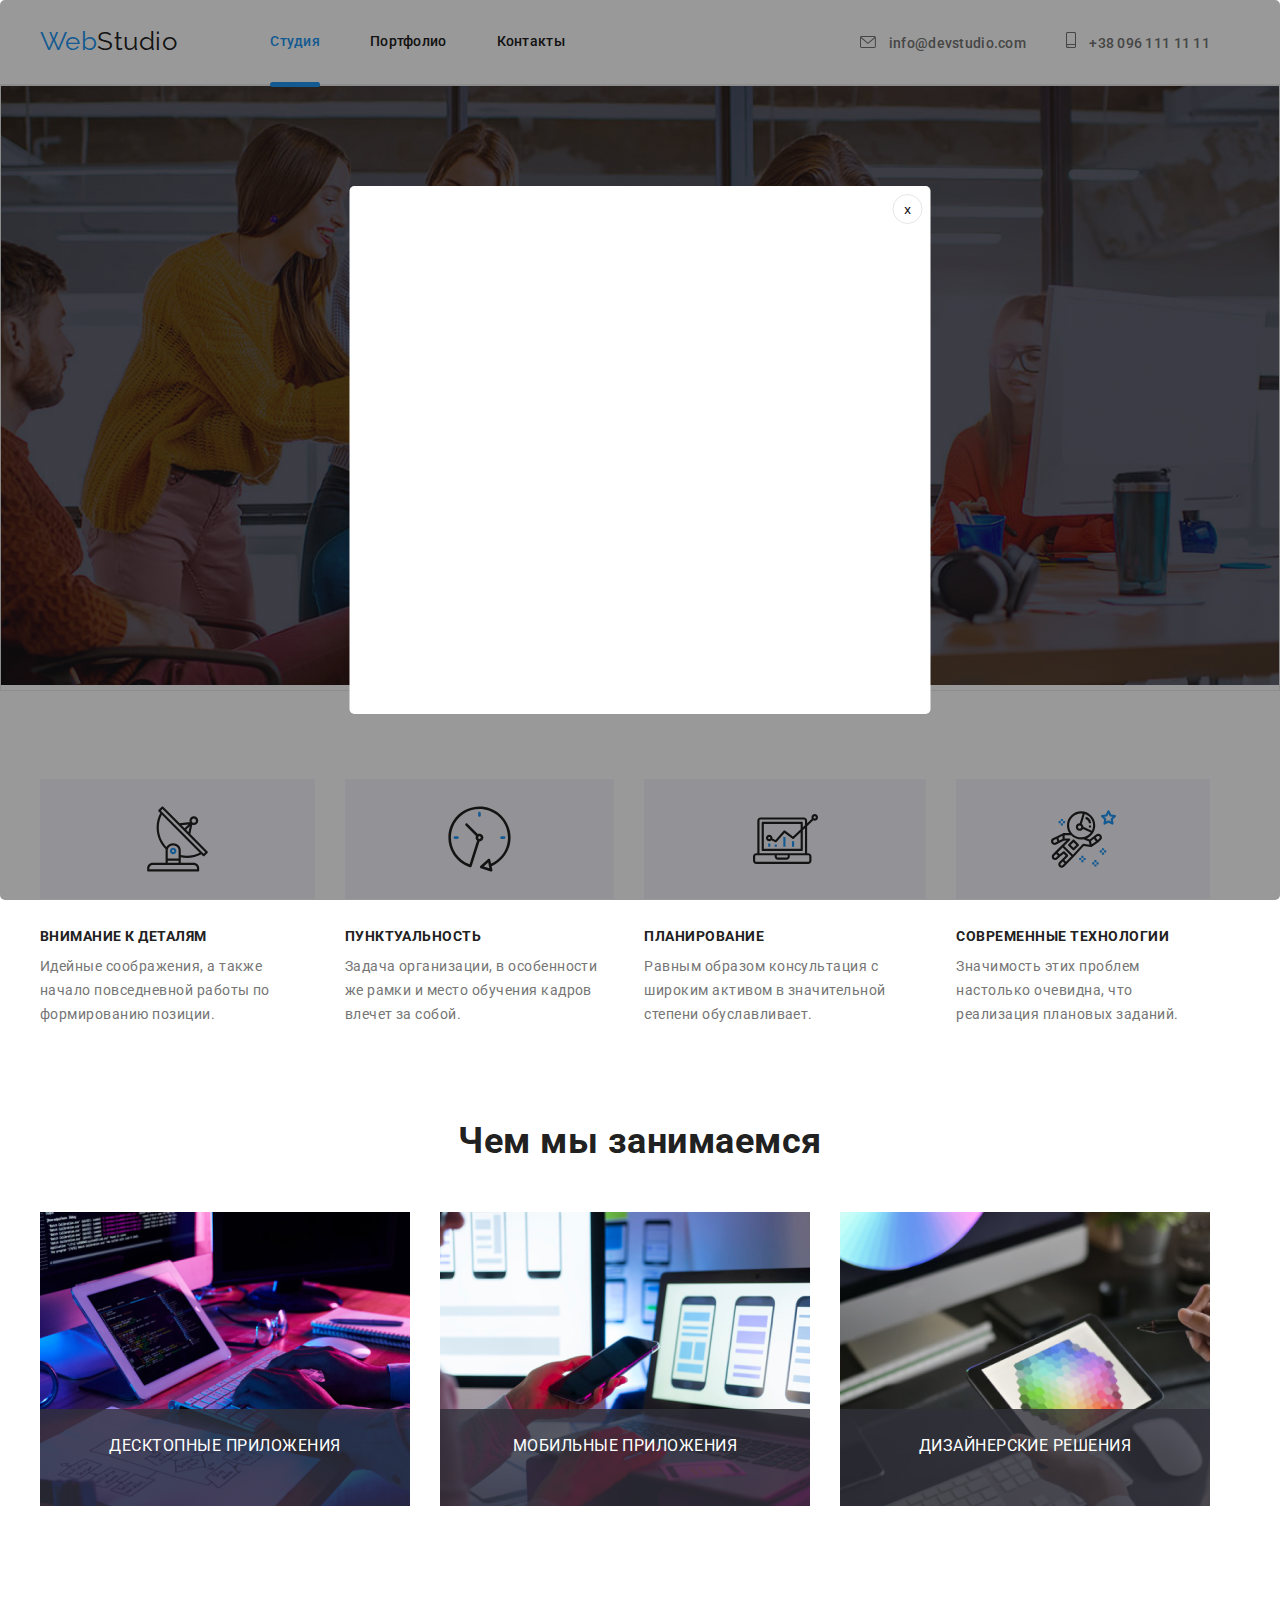
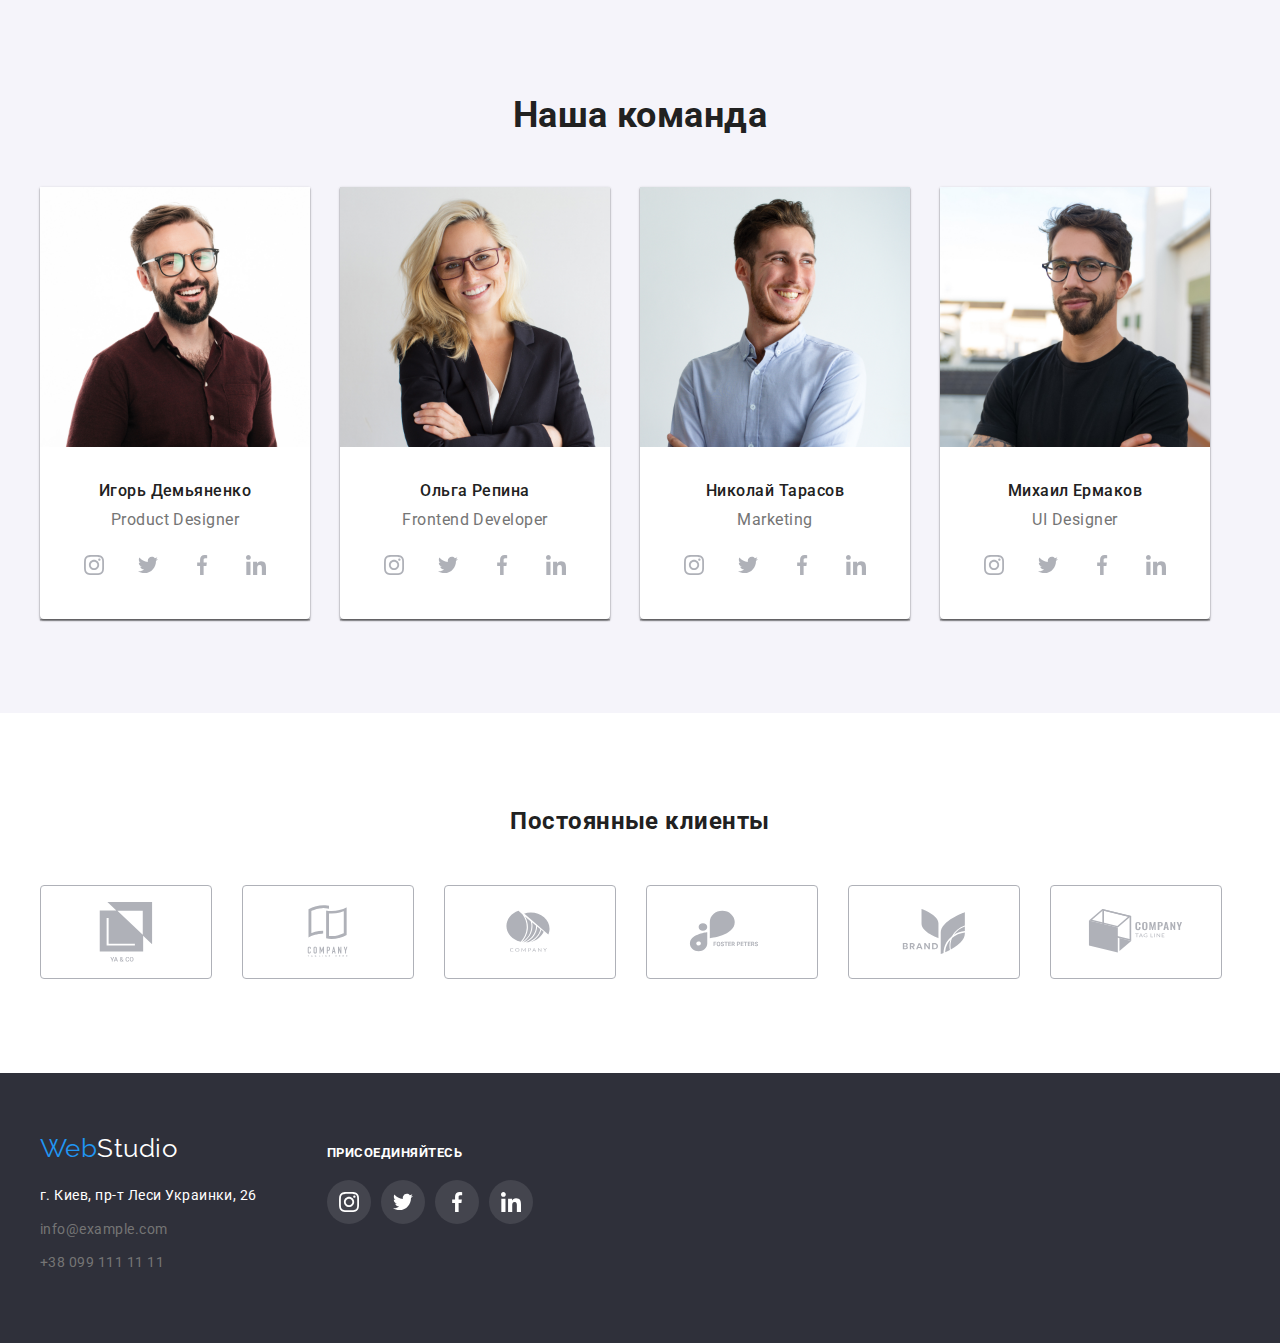
<file: index.html>
<!DOCTYPE html>
<html lang="ru">

<head>
    <meta charset="UTF-8">
    <meta http-equiv="X-UA-Compatible" content="IE=edge">
    <meta name="viewport" content="width=device-width, initial-scale=1.0">
    <title>Document</title>
    <link rel="preconnect" href="https://fonts.googleapis.com">
    <link rel="preconnect" href="https://fonts.gstatic.com" crossorigin>
    <link
        href="https://fonts.googleapis.com/css2?family=Raleway:wght@700&family=Roboto:wght@400;500;700;900&display=swap"
        rel="stylesheet">

    <link rel="stylesheet" href="https://cdnjs.cloudflare.com/ajax/libs/modern-normalize/1.1.0/modern-normalize.min.css"
        integrity="sha512-wpPYUAdjBVSE4KJnH1VR1HeZfpl1ub8YT/NKx4PuQ5NmX2tKuGu6U/JRp5y+Y8XG2tV+wKQpNHVUX03MfMFn9Q=="
        crossorigin="anonymous" referrerpolicy="no-referrer" />
    <link rel="stylesheet" href="./css/style.css" />
</head>

<body style="font-family:Roboto">

    <header class="header">
        <div class="container">
            <nav class="header-nav">
                <a href="index.html" class="logo-header" lang="en"><span class="logo-first">Web</span><span
                        class="logo-second">Studio</span></a>

                <ul class="site-nav-list">
                    <li class="item"><a href="index.html" class="link current">Студия</a></li>
                    <li class="item"><a href="portfolio.html" class="link">Портфолио</a></li>
                    <li class="item"><a href="" class="link">Контакты</a></li>
                </ul>
            </nav>
            <ul class="adress-nav">

                <li class="item"><a href="mailto:info@devstudio.com" class="header-adress">
                        <svg class="ico-adress" width="16" height="12">
                            <use href="./symbol-defs.svg#icon-mail"></use>
                        </svg>
                        info@devstudio.com</a>
                </li>

                <li class="item"><a href="tel:+380961111111" class="header-adress">
                        <svg class="ico-adress" width="10" height="16">
                            <use href="./symbol-defs.svg#icon-tel"></use>
                        </svg>
                        +38 096 111 11 11</a></li>
            </ul>
        </div>
    </header>

    <main>
        <!---------- Hero ---------->
        <div class="overlay">
            <section class="hero">

                <h1 class="hero-title">Эффективные решения<br>для вашего бизнеса</h1>
                <button type="button" cursor=pointer class="button" data-modal-open>Заказать услугу</button>

            </section>

        </div>


        <!---------- Преимущества ---------->
        <section class="section-advantage">
            <div class="container">
                <div class="container-advantage">
                    <!---------- <h2 >Преимущества WebStudio</h2> ---------->
                    <ul class="list">



                        <li class="list-item">
                            <div class="advantage-div">
                                <svg class="ico-advantage" width="65" height="70">
                                    <use href="./symbol-defs.svg#icon-antenna"></use>
                                </svg>
                            </div>
                            <h3 class="advantage-title">Внимание к деталям</h3>
                            <p class="advantage-paragraph">Идейные соображения, а также начало повседневной работы по
                                формированию позиции.</p>
                        </li>



                        <li class="list-item">
                            <div class="advantage-div">
                                <svg class="ico-advantage" width="65" height="70">
                                    <use href="./symbol-defs.svg#icon-clock"></use>
                                </svg>
                            </div>
                            <h3 class="advantage-title">Пунктуальность</h3>
                            <p class="advantage-paragraph">Задача организации, в особенности же рамки и место обучения
                                кадров влечет за собой.</p>
                        </li>
                        <li class="list-item">
                            <div class="advantage-div">
                                <svg class="ico-advantage" width="65" height="70">
                                    <use href="./symbol-defs.svg#icon-diagram"></use>
                                </svg>
                            </div>
                            <h3 class="advantage-title">Планирование</h3>
                            <p class="advantage-paragraph">Равным образом консультация с широким активом в значительной
                                степени обуславливает.</p>
                        </li>
                        <li class="list-item">
                            <div class="advantage-div">
                                <svg class="ico-advantage" width="65" height="70">
                                    <use href="./symbol-defs.svg#icon-astronaut"></use>
                                </svg>
                            </div>
                            <h3 class="advantage-title">Современные технологии</h3>
                            <p class="advantage-paragraph">Значимость этих проблем настолько очевидна, что реализация
                                плановых заданий.</p>
                        </li>
                    </ul>
                </div>
            </div>
        </section>

        <!-------- Чем мы занимаемся -------->

        <section class="projects">
            <div class="container">
                <h2 class="section-title">Чем мы занимаемся</h2>

                <ul class="projects-list">
                    <div class="parent">
                        <li class="item"><img src="images/img.jpeg" width="370" alt="pc"></li>
                        <p class="projects-title">Десктопные приложения</p>
                    </div>
                    <div class="parent">
                        <li class="item"><img src="images/box2.jpeg" width="370" alt="смарт"></li>
                        <p class="projects-title">Мобильные приложения</p>
                    </div>
                    <div class="parent">
                        <li class="item"><img src="images/box3.png" width="370" alt="дизайн"></li>
                        <p class="projects-title">Дизайнерские решения</p>
                    </div>
                </ul>
            </div>
        </section>

        <!-------- Наша команда -------->

        <section class="team">
            <div class="container">

                <h2 class="section-title">Наша команда</h2>

                <ul class="team-list">
                    <div class="card">
                        <li class="team-item">
                            <img class="team-img" src="images/img1.jpeg" width="270" alt="описание">
                            <h3 class="team-title">Игорь Демьяненко</h3>
                            <p class="team-paragraph">Product Designer</p>
                            <ul class="team-social">
                                <li class="social-item">
                                    <a href="" class="social-link">
                                        <svg class="social-icon" width=20 height=20>
                                            <use href="./symbol-defs.svg#icon-instagram"></use>
                                        </svg>
                                    </a>
                                </li>
                                <li class="social-item">
                                    <a href="" class="social-link">
                                        <svg class="social-icon" width=20 height=20>
                                            <use href="./symbol-defs.svg#icon-twitter"></use>
                                        </svg>
                                    </a>
                                </li>
                                <li class="social-item">
                                    <a href="" class="social-link">
                                        <svg class="social-icon" width=20 height=20>
                                            <use href="./symbol-defs.svg#icon-facebook"></use>
                                        </svg>
                                    </a>
                                </li>
                                <li class="social-item">
                                    <a href="" class="social-link">
                                        <svg class="social-icon" width=20 height=20>
                                            <use href="./symbol-defs.svg#icon-linkedin"></use>
                                        </svg>
                                    </a>
                                </li>
                            </ul>
                        </li>
                    </div>
                    <div class="card">
                        <li class="team-item">
                            <img class="team-img" src="images/img2.jpeg" width="270" alt="описание">
                            <h3 class="team-title">Ольга Репина</h3>
                            <p class="team-paragraph">Frontend Developer</p>
                            <ul class="team-social">
                                <li class="social-item">
                                    <a href="" class="social-link">
                                        <svg class="social-icon" width=20 height=20>
                                            <use href="./symbol-defs.svg#icon-instagram"></use>
                                        </svg>
                                    </a>
                                </li>
                                <li class="social-item">
                                    <a href="" class="social-link">
                                        <svg class="social-icon" width=20 height=20>
                                            <use href="./symbol-defs.svg#icon-twitter"></use>
                                        </svg>
                                    </a>
                                </li>
                                <li class="social-item">
                                    <a href="" class="social-link">
                                        <svg class="social-icon" width=20 height=20>
                                            <use href="./symbol-defs.svg#icon-facebook"></use>
                                        </svg>
                                    </a>
                                </li>
                                <li class="social-item">
                                    <a href="" class="social-link">
                                        <svg class="social-icon" width=20 height=20>
                                            <use href="./symbol-defs.svg#icon-linkedin"></use>
                                        </svg>
                                    </a>
                                </li>
                            </ul>
                        </li>
                    </div>
                    <div class="card">
                        <li class="team-item">
                            <img class="team-img" src="images/img3.jpeg" width="270" alt="описание">
                            <h3 class="team-title">Николай Тарасов</h3>
                            <p class="team-paragraph">Marketing</p>
                            <ul class="team-social">
                                <li class="social-item">
                                    <a href="" class="social-link">
                                        <svg class="social-icon" width=20 height=20>
                                            <use href="./symbol-defs.svg#icon-instagram"></use>
                                        </svg>
                                    </a>
                                </li>
                                <li class="social-item">
                                    <a href="" class="social-link">
                                        <svg class="social-icon" width=20 height=20>
                                            <use href="./symbol-defs.svg#icon-twitter"></use>
                                        </svg>
                                    </a>
                                </li>
                                <li class="social-item">
                                    <a href="" class="social-link">
                                        <svg class="social-icon" width=20 height=20>
                                            <use href="./symbol-defs.svg#icon-facebook"></use>
                                        </svg>
                                    </a>
                                </li>
                                <li class="social-item">
                                    <a href="" class="social-link">
                                        <svg class="social-icon" width=20 height=20>
                                            <use href="./symbol-defs.svg#icon-linkedin"></use>
                                        </svg>
                                    </a>
                                </li>
                            </ul>
                        </li>
                    </div>
                    <div class="card">
                        <li class="team-item">
                            <img class="team-img" src="images/img4.jpeg" width="270" alt="описание">
                            <h3 class="team-title">Михаил Ермаков</h3>
                            <p class="team-paragraph">UI Designer</p>
                            <ul class="team-social">
                                <li class="social-item">
                                    <a href="" class="social-link">
                                        <svg class="social-icon" width=20 height=20>
                                            <use href="./symbol-defs.svg#icon-instagram"></use>
                                        </svg>
                                    </a>
                                </li>
                                <li class="social-item">
                                    <a href="" class="social-link">
                                        <svg class="social-icon" width=20 height=20>
                                            <use href="./symbol-defs.svg#icon-twitter"></use>
                                        </svg>
                                    </a>
                                </li>
                                <li class="social-item">
                                    <a href="" class="social-link">
                                        <svg class="social-icon" width=20 height=20>
                                            <use href="./symbol-defs.svg#icon-facebook"></use>
                                        </svg>
                                    </a>
                                </li>
                                <li class="social-item">
                                    <a href="" class="social-link">
                                        <svg class="social-icon" width=20 height=20>
                                            <use href="./symbol-defs.svg#icon-linkedin"></use>
                                        </svg>
                                    </a>
                                </li>
                            </ul>
                        </li>
                    </div>
                </ul>
            </div>
        </section>
        <section class="clients">
            <div class="container">
                <h2 class="clients-title">Постоянные клиенты</h2>
                <ul class="clients-list">
                    <li class="clients-item">
                        <a href="" class="clients-link">
                            <svg class="clients-icon" width=106 height=60>
                                <use href="./symbol-defs.svg#icon-group"></use>
                            </svg>
                        </a>
                    </li>
                    <li class="clients-item">
                        <a href="" class="clients-link">
                            <svg class="clients-icon" width=106 height=60>
                                <use href="./symbol-defs.svg#icon-two"></use>
                            </svg>
                        </a>
                    </li>
                    <li class="clients-item">
                        <a href="" class="clients-link">
                            <svg class="clients-icon" width=106 height=60>
                                <use href="./symbol-defs.svg#icon-three"></use>
                            </svg>
                        </a>
                    </li>
                    <li class="clients-item">
                        <a href="" class="clients-link">
                            <svg class="clients-icon" width=106 height=60>
                                <use href="./symbol-defs.svg#icon-four"></use>
                            </svg>
                        </a>
                    </li>
                    <li class="clients-item">
                        <a href="" class="clients-link">
                            <svg class="clients-icon" width=106 height=60>
                                <use href="./symbol-defs.svg#icon-five"></use>
                            </svg>
                        </a>
                    </li>
                    <li class="clients-item">
                        <a href="" class="clients-link">
                            <svg class="clients-icon" width=106 height=60>
                                <use href="./symbol-defs.svg#icon-six"></use>
                            </svg>
                        </a>
                    </li>
                </ul>
            </div>
        </section>
    </main>
    <!-- Футер -->
    <footer class="footer">
        <div class="container">
            <div class="test">
                <div class="footer-logo">
                    <a href="" class="link" lang="en"><span class="logo-first">Web</span><span
                            class="logo-second-footer">Studio</span></a>

                    <ul class="footer-list">
                        <li class="footer-item">
                            <address class="footer-adress">г. Киев, пр-т Леси Украинки, 26</address>
                        </li>
                        <li class="footer-item"> <a href="mailto:info@example.com"
                                class="footer-contacts">info@example.com</a>
                        </li>
                        <li class="footer-item"><a href="tel:+380991111111" class="footer-contacts">+38 099 111 11
                                11</a>
                        </li>
                    </ul>
                </div>
                <div>
                    <h5 class="social-title">ПРИСОЕДИНЯЙТЕСЬ</h5>
                    <ul class="footer-social">
                        <li class="footer-social-item">
                            <a href="" class="footer-social-link">
                                <svg class="footer-social-icon" width=20 height=20>
                                    <use href="./symbol-defs.svg#icon-instagram"></use>
                                </svg>
                            </a>
                        </li>
                        <li class="footer-social-item">
                            <a href="" class="footer-social-link">
                                <svg class="footer-social-icon" width=20 height=20>
                                    <use href="./symbol-defs.svg#icon-twitter" class="qqq"></use>
                                </svg>
                            </a>
                        </li>
                        <li class="footer-social-item">
                            <a href="" class="footer-social-link">
                                <svg class="footer-social-icon" width=20 height=20>
                                    <use href="./symbol-defs.svg#icon-facebook"></use>
                                </svg>
                            </a>
                        </li>
                        <li class="footer-social-item">
                            <a href="" class="footer-social-link">
                                <svg class="footer-social-icon" width=20 height=20>
                                    <use href="./symbol-defs.svg#icon-linkedin"></use>
                                </svg>
                            </a>
                        </li>
                    </ul>
                </div>
                </ul>
            </div>
        </div>
    </footer>
<div class="backdrop is-hidden" data-modal>
    <div class="modal">
        <button type="button" class="btn-close" data-modal-close>x</button>
    </div>
</div>

<script src="./js/modal.js"></script>
</body>

</html>
</file>
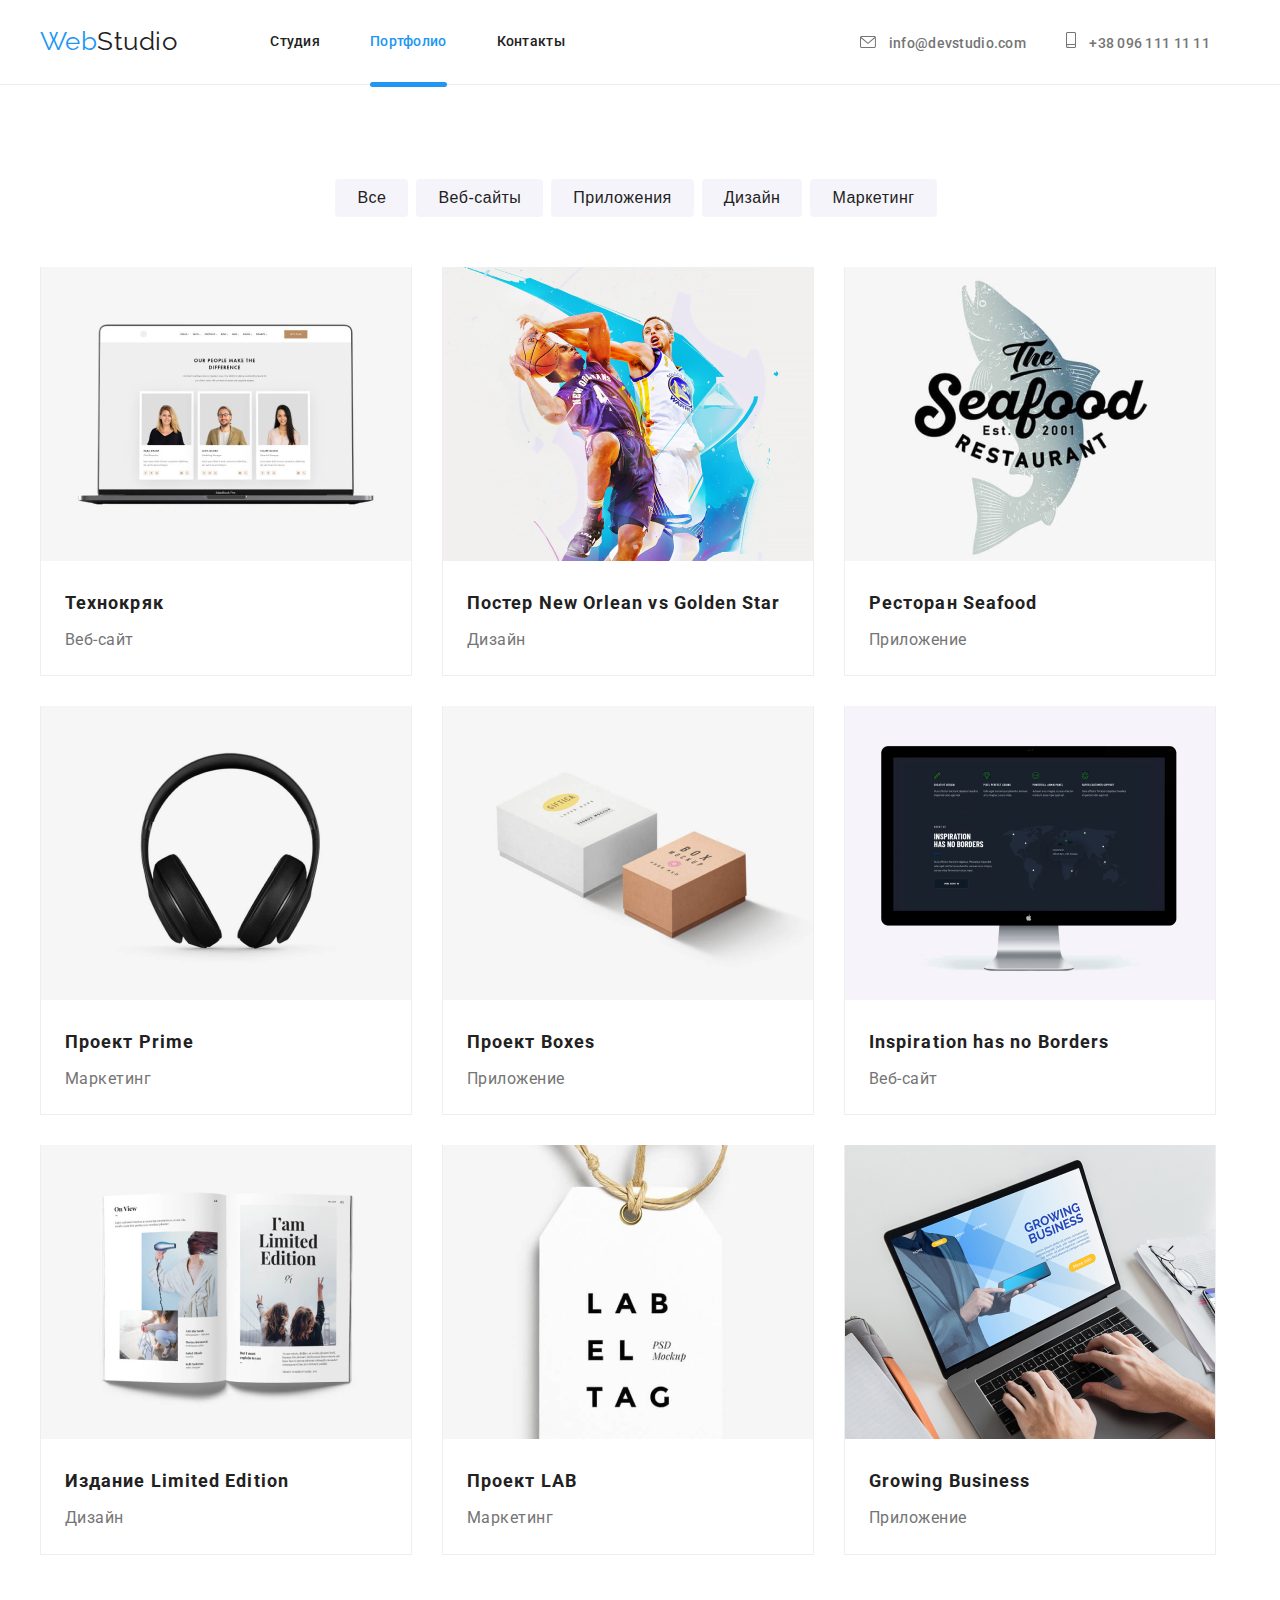
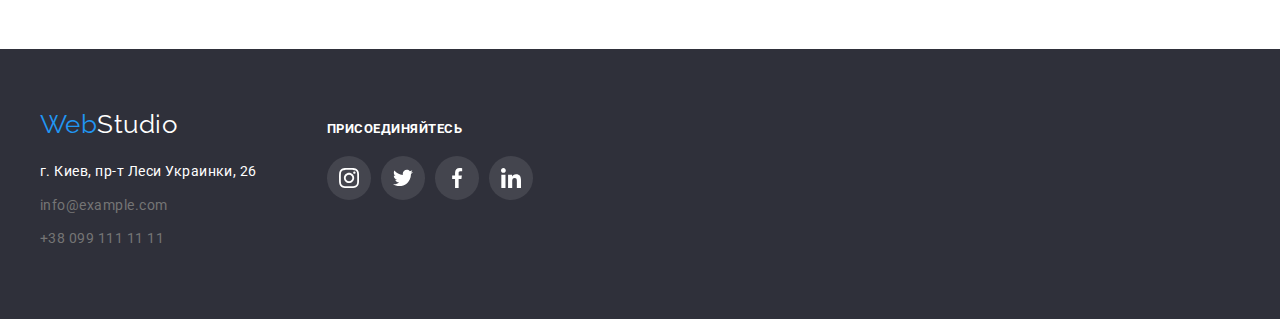
<file: portfolio.html>
<!DOCTYPE html>
<html lang="ru">

<head>
    <meta charset="UTF-8">
    <meta http-equiv="X-UA-Compatible" content="IE=edge">
    <meta name="viewport" content="width=device-width, initial-scale=1.0">
    <title>Document</title>

    <link rel="preconnect" href="https://fonts.googleapis.com">
    <link rel="preconnect" href="https://fonts.gstatic.com" crossorigin>
    <link
        href="https://fonts.googleapis.com/css2?family=Raleway:wght@700&family=Roboto:wght@400;500;700;900&display=swap"
        rel="stylesheet">


    <link rel="stylesheet" href="./css/style.css" />
</head>

<body style="font-family:Roboto">
    <header class="header">
        <div class="container">
            <nav class="header-nav">
                <a href="index.html" class="logo-header" lang="en"><span class="logo-first">Web</span><span
                        class="logo-second">Studio</span></a>

                <ul class="site-nav-list">
                    <li class="item"><a href="index.html" class="link">Студия</a></li>
                    <li class="item"><a href="portfolio.html" class="link current">Портфолио</a></li>
                    <li class="item"><a href="" class="link">Контакты</a></li>
                </ul>
            </nav>
            <ul class="adress-nav">

                <li class="item"><a href="mailto:info@devstudio.com" class="header-adress">
                        <svg class="ico-adress" width="16" height="12">
                            <use href="./symbol-defs.svg#icon-mail"></use>
                        </svg>
                        info@devstudio.com</a>
                </li>

                <li class="item"><a href="tel:+380961111111" class="header-adress">
                        <svg class="ico-adress" width="10" height="16">
                            <use href="./symbol-defs.svg#icon-tel"></use>
                        </svg>
                        +38 096 111 11 11</a></li>
            </ul>
        </div>
    </header>

    <main>
        <section>
            <ul class="portfolio-buttons">
                <li><button type="button" class="portfolio-button" cursor="pointer">Все</button></li>
                <li><button type="button" class="portfolio-button" cursor="pointer">Веб-сайты</button></li>
                <li><button type="button" class="portfolio-button" cursor="pointer">Приложения</button></li>
                <li><button type="button" class="portfolio-button" cursor="pointer">Дизайн</button></li>
                <li><button type="button" class="portfolio-button" cursor="pointer">Маркетинг</button></li>
            </ul>
        </section>


        <section>
            <div class="container">
                <ul class="portfolio-list">
                    <li class="portfolio-item">
                        <div class="portfolio-parent">
                            <a class="portfolio-img" href=""><img src="images/pr-img1.jpeg" width="370" height="294" alt="Веб-сайт"></a>
                            
                            
                                <p class="parent-paragraph">Технокряк это современная площадка распространения коронавируса. Компании используют эту
                                    платформу для цифрового шпионажа и атак на защищённые сервера конкурентов.</p>
                            
                        </div>
                        <h3 class="portfolio-title">Технокряк</h3>
                        <p class="portfolio-paragraph">Веб-сайт</p>
                    </li>
                    <li class="portfolio-item">
                        <div class="portfolio-parent">
                            <a class="portfolio-img" href=""><img src="images/pr-img2.jpeg" class="q" width="370"
                                    alt="Дизайн"></a>
                            <p class="parent-paragraph">Технокряк это современная площадка распространения коронавируса. Компании используют эту
                                платформу для цифрового шпионажа и атак на защищённые сервера конкурентов.</p>
                        </div>
                        <h3 class="portfolio-title">Постер New Orlean vs Golden Star</h3>
                        <p class="portfolio-paragraph">Дизайн</p>
                    </li>
                    <li class="portfolio-item">
                        <div class="portfolio-parent">
                            <a class="portfolio-img" href=""><img src="images/pr-img3.jpeg" width="370"
                                    alt="Приложение"></a>
                            <p class="parent-paragraph">Технокряк это современная площадка распространения коронавируса. Компании используют эту
                                платформу для цифрового шпионажа и атак на защищённые сервера конкурентов.</p>
                        </div>
                        <h3 class="portfolio-title">Ресторан Seafood</h3>
                        <p class="portfolio-paragraph">Приложение</p>
                    </li>
                    <li class="portfolio-item">
                        <div class="portfolio-parent">
                            <a class="portfolio-img" href=""><img src="images/pr-img4.jpeg" width="370"
                                    alt="Маркетинг"></a>
                            <p class="parent-paragraph">Технокряк это современная площадка распространения коронавируса. Компании используют эту
                                платформу для цифрового шпионажа и атак на защищённые сервера конкурентов.</p>
                        </div>
                        <h3 class="portfolio-title">Проект Prime</h3>
                        <p class="portfolio-paragraph">Маркетинг</p>
                    </li>
                    <li class="portfolio-item">
                        <div class="portfolio-parent">
                            <a class="portfolio-img" href=""><img src="images/img5.jpeg" width="370"
                                    alt="Приложение"></a>
                            <p class="parent-paragraph">Технокряк это современная площадка распространения коронавируса. Компании используют эту
                                платформу для цифрового шпионажа и атак на защищённые сервера конкурентов.</p>
                        </div>
                        <h3 class="portfolio-title">Проект Boxes</h3>
                        <p class="portfolio-paragraph">Приложение</p>
                    </li>
                    <li class="portfolio-item">
                        <div class="portfolio-parent">
                            <a class="portfolio-img" href=""><img src="images/img6.jpeg" width="370" alt="Веб-сайт"></a>
                            <p class="parent-paragraph">Технокряк это современная площадка распространения коронавируса. Компании используют эту
                                платформу для цифрового шпионажа и атак на защищённые сервера конкурентов.</p>
                        </div>
                        <h3 class="portfolio-title">Inspiration has no Borders</h3>
                        <p class="portfolio-paragraph">Веб-сайт</p>
                    </li>
                    <li class="portfolio-item">
                        <div class="portfolio-parent">
                            <a class="portfolio-img" href=""><img src="images/img7.jpeg" width="370" alt="Дизайн"></a>
                            <p class="parent-paragraph">Технокряк это современная площадка распространения коронавируса. Компании используют эту
                                платформу для цифрового шпионажа и атак на защищённые сервера конкурентов.</p>
                        </div>
                        <h3 class="portfolio-title">Издание Limited Edition</h3>
                        <p class="portfolio-paragraph">Дизайн</p>
                    </li>
                    <li class="portfolio-item">
                        <div class="portfolio-parent">
                            <a class="portfolio-img" href=""><img src="images/img8.jpeg" width="370"
                                    alt="Маркетинг"></a>
                            <p class="parent-paragraph">Технокряк это современная площадка распространения коронавируса. Компании используют эту
                                платформу для цифрового шпионажа и атак на защищённые сервера конкурентов.</p>
                        </div>
                        <h3 class="portfolio-title">Проект LAB</h3>
                        <p class="portfolio-paragraph">Маркетинг</p>
                    </li>
                    <li class="portfolio-item">
                        <div class="portfolio-parent">
                            <a class="portfolio-img" href=""><img src="images/img9.jpeg" width="370"
                                    alt="Приложение"></a>
                            <p class="parent-paragraph">Технокряк это современная площадка распространения коронавируса. Компании используют эту
                                платформу для цифрового шпионажа и атак на защищённые сервера конкурентов.</p>
                        </div>
                        <h3 class="portfolio-title">Growing Business</h3>
                        <p class="portfolio-paragraph">Приложение</p>
                    </li>
                </ul>
            </div>
        </section>
    </main>


    <footer class="footer">
        <div class="container">
            <div class="test">
                <div class="footer-logo">
                    <a href="" class="link" lang="en"><span class="logo-first">Web</span><span
                            class="logo-second-footer">Studio</span></a>

                    <ul class="footer-list">
                        <li class="footer-item">
                            <address class="footer-adress">г. Киев, пр-т Леси Украинки, 26</address>
                        </li>
                        <li class="footer-item"> <a href="mailto:info@example.com"
                                class="footer-contacts">info@example.com</a>
                        </li>
                        <li class="footer-item"><a href="tel:+380991111111" class="footer-contacts">+38 099 111 11
                                11</a>
                        </li>
                    </ul>
                </div>
                <div>
                    <h5 class="social-title">ПРИСОЕДИНЯЙТЕСЬ</h5>
                    <ul class="footer-social">
                        <li class="footer-social-item">
                            <a href="" class="footer-social-link"></a>
                            <svg class="footer-social-icon" width=20 height=20>
                                <use href="./symbol-defs.svg#icon-instagram"></use>
                            </svg>
                        </li>
                        <li class="footer-social-item">
                            <a href="" class="footer-social-link"></a>
                            <svg class="footer-social-icon" width=20 height=20>
                                <use href="./symbol-defs.svg#icon-twitter" class="qqq"></use>
                            </svg>
                        </li>
                        <li class="footer-social-item">
                            <a href="" class="footer-social-link"></a>
                            <svg class="footer-social-icon" width=20 height=20>
                                <use href="./symbol-defs.svg#icon-facebook"></use>
                            </svg>
                        </li>
                        <li class="footer-social-item">
                            <a href="" class="footer-social-link"></a>
                            <svg class="footer-social-icon" width=20 height=20>
                                <use href="./symbol-defs.svg#icon-linkedin"></use>
                            </svg>
                        </li>
                    </ul>
                </div>
                </ul>
            </div>
        </div>
    </footer>

</body>

</html>

</div>
</file>
<file: css/style.css>
:root {
    --accent-color: #2196F3;
    --primary-text-color: #757575;
    --title-color: #212121;
    --background-color: #FFFFFF;
    --hero-background: #2F303A;
    --portfolio-button: #F5F4FA; 

}

body {
    background-color: #FFFFFF;
    color: #757575;
    font-family: -apple-system, BlinkMacSystemFont, 'Segoe UI', Roboto, Oxygen, Ubuntu, Cantarell, 'Open Sans', 'Helvetica Neue', sans-serif, sans-serif;
    letter-spacing: 0.03em;
    margin: 0;
}

.header {
    border-bottom: 1px solid #ECECEC;;
}

p, h1, h2, h3, h4, h5, h6 {
    margin-top: 0;
    margin-bottom: 0;
}

ul {
    margin-bottom: 0;
    margin-top: 0;
    padding-left: 0;
}

.list {
    list-style:none;
    display: flex;
    margin-bottom: 94px;
}
link {
    text-decoration: none;
}
.site-nav-list {
    list-style-type:none;
}

.container {
    width: 1200px;
    padding-left: 15px;
    padding-right: 15px;
    margin: 0 auto;
}

.header .container {
    display: flex;
    
}



.header-nav {
    display: flex;
    align-items: center;
    
}
.adress-nav {
    display: flex;
    align-items: center;
 
    

}
.adress-nav .item {
    margin-left: 10px;
    margin-right: 30px;
    list-style: none;
    padding-top: 32px;
    padding-bottom: 32px;
    
}





/* logo */
.logo-first {
    color: var(--accent-color);
    font-family: "Raleway";    
    font-weight: 700px;
    font-size: 26px;
    line-height: 1.2;
    
    
}

.logo-header {
    text-decoration: none;
}

.site-nav-list .link {
    text-decoration: none;
}

.adress-nav .header-adress {
    text-decoration: none;
}


.logo-second {
    color: var(--title-color);
    font-family: "Raleway";    
    font-weight: 700px;
    font-size: 26px;
    line-height: 1.2;
    
    
}   
/* site-nav */

.site-nav-list {
    display: flex;
    margin-left: 93px;  
   
    
    
}





.site-nav-list .link {
    display: block;
    margin-right: 50px;
    padding-top: 32px;
    padding-bottom: 32px;
    transition-timing-function: cubic-bezier(0.4, 0, 0.2, 1);
    transition-duration: 250ms;
    position: relative;
    
    

    color: var(--title-color);
    font-weight: 500;
    font-size: 14px;
    line-height: 1.14;
    letter-spacing: 0.02em;

}

.link.current::after {
    content: "";
    display: block;
    width: 100%;
    height: 5px;
    background-color: var(--accent-color);
    position: absolute;
    left: 0;
    bottom: 0;
    margin-bottom: -5px;
    border-radius: 30px;
}

.site-nav-list .link:hover,
.site-nav-list .link:focus,
.site-nav-list .link.current {
    color: var(--accent-color);
}

.adress-nav {
    display: flex;
    margin-left: auto;

}

.site-nav-list .item:last-child {
    margin-right: 0px;
    
}


/* Адрес */
.header-adress {


    color: var(--primary-text-color);
    font-weight: 500;
    font-size: 14px;
    line-height: 1.14;
    letter-spacing: 0.02em;
    

    padding-top: 32px;
    padding-bottom: 32px;
}

.header-adress:hover use,
.header-adress:focus use, 
.header-adress:hover,
.header-adress:focus {
    fill: var(--accent-color);
    color: var(--accent-color);
}

.ico-adress {
    fill: var(--primary-text-color);
    margin-right: 10px;
    transition-timing-function: cubic-bezier(0.4, 0, 0.2, 1);
    transition-duration: 250ms;
    
}

.ico-adress:hover {
    fill: var(--accent-color);
}

/* hero */
.hero {
    
    text-align: center;
    border: 1px solid #ECECEC;
    margin-bottom: 94px;
    padding: 200px 0;
    
}


 
.overlay {

    
    height: 600px;
    max-width: 1600px;
    margin-right: auto;
    margin-left: auto;
    margin-bottom: 94px;
    
    background-size: cover;
    background-position: center;
    background-repeat: no-repeat;
    background-color: #2F303A66;
    background-image: linear-gradient(
        to right,
        rgba(47, 48, 58, 0.4),
        rgba(47,48,58, 0.4)
        ),    
     url(../images/HeroOverlay.jpeg);    
}

.hero-title {

    margin-top: 0;
    margin-bottom: 0;
    color: var(--background-color);
    font-style: normal;
    font-weight: 900;
    font-size: 44px;
    line-height: 1.4;
    text-transform: uppercase;
    padding-bottom: 30px;
    

}

.button {
    background-color: var(--accent-color);
    color: var(--background-color);
    font-weight: 700px;
    font-size: 16px;
    line-height: 1.9;
    border-radius: 4px;
    box-shadow: 0px 4px 4px rgba(0, 0, 0, 0.15);
    min-width: 200px;
    border: none;
    cursor: pointer;
    padding: 10px 32px;
    transition-timing-function: cubic-bezier(0.4, 0, 0.2, 1);
    transition-duration: 250ms;
    
}

button:hover,
button:focus {
    background-color: #188CE8;
    
}









/* Преимущества */

.section-advantage .list {
    display: flex;
    margin-bottom: 94px;
    
}

.list .list-item::before {
    display: inline-block;
    content: ;
    width: 120px;
    height: 270px;
    background-size: contain;
    background-repeat: no-repeat;
    border: 1px solid #;
    background-position: center;
    
    
}
.ico-advantage {
    display: block;
    /* object-fit: contain; */
    margin-bottom: 30px;
    height: 100%;
    width: 100%;
    height: 70;
    width: 65px;
    margin-left: auto;
    margin-right: auto;
    
    
    
}


.advantage-div {
    background-color: #F5F4FA;
    height: 120px;
    
    margin-bottom: 30px;
    margin-right: 30px;
    
}



.advantage-div .list-item {
    background-color: var(--background-color)
}

.advantage-paragraph {
    margin-right: 30px;
}

.container-advantage {
    align-content: stretch;
}

.advantage-title {
    color: var(--title-color);
    font-weight: 700;
    font-size: 14px;
    line-height: 1.14;
    margin-bottom: 10px;
    text-transform: uppercase;
}

.advantage-paragraph {
    font-weight: 400px;
    font-size: 14px;
    line-height: 1.7;
    
}

/* Чем мы занимаемся */



.section-title {
    color: var(--title-color);
    font-weight: 700;
    font-size: 36px;
    line-height: 1.17;
    text-align: center;
    margin-bottom: 50px;
    
}

.parent {
    position: relative;
    width: 370px;
    height: 294px;
    margin-right: 30px;
    margin-bottom: 94px;
}

.projects-title {
    background-color:  #2F303ACC;
    color: var(--background-color);
    width: 370px;
    height: 70px;
    position: absolute;
    bottom: 0;
    text-align: center;
    padding-top: 27px;
    text-transform: uppercase;
    
}

.projects .projects-list{
    display: flex;
}

.projects-list {
    list-style: none;
}
.projects .item {
    /* margin-right: 30px;
    margin-bottom: 94px; */
}


/* Наша команда */

.team {
    padding: 94px 0;
    background-color: var(--portfolio-button);
}


.team-list {
    display: flex;
    
    
}
.team-list {
    list-style:none;

}

.card:not(:last-child) {
    margin-right: 30px;
}

.team-title {
    color: var(--title-color);
    font-weight: 500;
    font-size: 16px;
    line-height: 1.19;
    text-align: center;
}
.team-paragraph {
    font-size: 16px;
    line-height: 1.19;
    text-align: center;
    margin-bottom: 16px;
}
.team-img {
    padding-bottom: 30px;
}

.team-item {
    box-shadow: 0px 1px 3px rgba(0, 0, 0, 0.12), 0px 1px 1px rgba(0, 0, 0, 0.14), 0px 2px 1px rgba(0, 0, 0, 0.2);
}

.team-title {
    padding-bottom: 10px;
    border-radius: 0px 0px 4px 4px;
}

.card {
    background-color: #fff;
    border-radius:  0px 0px 4px 4px;
    box-shadow: 0px 1px 3px rgba(0, 0, 0, 0.12), 0px 1px 1px rgba(0, 0, 0, 0.14), 0px 2px 1px rgba(0, 0, 0, 0.2);   
}

.team-social {
    display: flex;
    justify-content: center;
    list-style: none;



}

.social-item {
    height: 44px;
    width: 44px;
    display: flex;
    align-items: center;
    justify-content: center;
    border-radius: 50%;
    background-color: #FFFFFF;
    margin-bottom: 30px;
    margin-right: 10px;
    transition-timing-function: cubic-bezier(0.4, 0, 0.2, 1);
    transition-duration: 250ms;

}



.social-item:hover use,
.social-item:hover {
    fill: var(--background-color);
    background-color: var(--accent-color);
    transition: cubic-bezier(0.4, 0, 0.2, 1);
}

.social-item:last-child {
    margin-right: 0px;  
}



/* ------Постоянные киенты------ */

.clients-title {
    text-align: center;
    color: var(--title-color);
    margin-top: 94px;
    margin-bottom: 50px;
}

.clients-list {
    display: flex;
    list-style: none;
    margin-bottom: 94px;

}

.clients-icon {
    
    padding-right: 25px;
    padding-left: 25px;
    justify-content: center;
    text-align: center; 
    align-items: center;

}

.clients-link {
    display: flex;
    width: 100%;
    height: 100%;
    justify-content: center;
    align-items: center;
}



.clients-item {
    width: 170px;
    height: 92px;
    border: 1px solid #AFB1B8;
    border-radius: 4px;
    transition-timing-function: cubic-bezier(0.4, 0, 0.2, 1);
    transition-duration: 250ms;

}

.clients-item use {
    fill: #afb1b8;
    
}

.clients-item:hover use,
.clients-item:hover {
    fill: var(--accent-color);
    border-color: var(--accent-color);
    
}

.clients-item:not(:last-child) {
    margin-right: 30px;
}

/* Футер */
.logo-second-footer{
    color: var(--background-color);
    font-family: "Raleway";    
    font-weight: 700px;
    font-size: 26px;
    line-height: 1.2;
   
}

.footer-list {
    padding-bottom: 60px;
    padding-top: 20px;
    list-style:none;
}
.footer-list .footer-item {
    margin-bottom: 9px;
}

.footer-logo {
    padding-top: 60px;
    margin-right: 70px;
}

.footer {
    background-color: var(--hero-background);

}
.footer-adress {
    color: var(--background-color);
    font-style: normal;
    font-weight: 400;
    font-size: 14px;
    line-height: 1.7;
}
.footer-contacts {
    color: var(--primary-text-color);
    font-weight: 400;
    font-size: 14px;
    line-height: 24px;
    transition-timing-function: cubic-bezier(0.4, 0, 0.2, 1);
    transition-duration: 250ms;
}
.footer-contacts:focus,
.footer-contacts:hover {
    color: var(--accent-color);
}

.test {
    display: flex;
}

.footer .link {
    text-decoration: none;
}

.footer-list .footer-contacts {
    text-decoration: none;
}

.footer-social {
    display: flex;
    justify-content: center;
    list-style: none;
}



.footer-social-link {
    display: flex;
    justify-content: center;
    text-align: center;
    
    
}

.footer-social-item:hover {
    background-color: var(--accent-color);

} 

.social-title {
    margin-top: 72px;
    margin-bottom: 20px;
    color: #FFFFFF;
    
}

.footer-social-item {
    height: 44px;
    width: 44px;
    display: flex;
    align-items: center;
    justify-content: center;
    border-radius: 50%;
    background: #FFFFFF1A;
    transition-timing-function: cubic-bezier(0.4, 0, 0.2, 1);
    transition-duration: 250ms;
    margin-bottom: 30px;
    margin-right: 10px;
}

.social-icon {
    fill: #AFB1B8;
    ;
}

.social-item:last-child {
    margin-right: 0px;  
}

.footer-social-icon {
    fill: #ffffff;
}


/* Портфолио */

/* Портфолио хедер */

.portfolio-buttons {
    display: flex;
    justify-content: center;
    margin-bottom: 50px;
    margin-top: 94px;
    list-style: none;
    
   
     
}

.portfolio-button {
    border-radius: 4px; 
    border: none;
    padding: 6px 22px;
}



.portfolio-title {
    color: var(--title-color);
    font-weight: 700;
    font-size: 18px;
    line-height: 2;
    letter-spacing: 0.06em;
    padding-left: 24px;
    padding-top: 20px;
}

.portfolio-paragraph {
    color: var(--primary-text-color);
    font-weight: 400;
    font-size: 16px;
    line-height: 1.9;
    letter-spacing: 0.03em;
    padding-left: 24px;
    padding-bottom: 20px;
    
}
.portfolio-button {
    background-color: var(--portfolio-button);
    color: var(--title-color);
    font-weight: 500;
    font-size: 16px;
    line-height: 1.6;
    letter-spacing: 0.03em;
    margin-right: 8px; 
    transition-timing-function: cubic-bezier(0.4, 0, 0.2, 1);
    transition-duration: 250ms;
}



.parent-paragraph {
    position: absolute;
    top: 0;
    left: 0;
    background-color:  #2196F3E5;
    width: 100%;
    height: 100%;
    padding-top: 63px;
    padding-bottom: 63px;
    padding-left: 24px;
    padding-right: 24px;
    font-size: 18px;
    color: #FFFFFF;
    line-height: 28px;
    transform: translateY(100%);
    transition: transform 250ms;
    
}



.portfolio-parent {
   position: relative;
   overflow: hidden;   
}

.portfolio-parent:hover .parent-paragraph {
    transform: translateY(-0%);
}



.portfolio-parent:hover .portfolio-parent {
    transform: translateY(-100%);
}



.portfolio-img {
    margin-bottom: 20px;
    width: 370px;
    height: 294px;
    
    
    
}
.portfolio-title {
    margin-bottom: 4px;
}


.portfolio-button:hover,
.portfolio-button:focus {
    color: var(--background-color);
    background-color: var(--accent-color);
    
}

/* list */

.portfolio-list {
    display: flex;
    flex-wrap: wrap;
    list-style: none;
    margin-bottom: 94px;
    
    
}

.portfolio-item {
    width: 370px;
    border-left: 1px solid #EEEEEE;
    border-right: 1px solid #EEEEEE;
    border-bottom: 1px solid #EEEEEE;
    margin-right: 30px;
    margin-bottom: 30px;
    transition-timing-function: cubic-bezier(0.4, 0, 0.2, 1);
    transition-duration: 250ms;
    
    
}




.portfolio-item:hover {
    box-shadow: 0px 1px 1px rgba(0, 0, 0, 0.12), 0px 4px 4px rgba(0, 0, 0, 0.06), 1px 4px 6px rgba(0, 0, 0, 0.16);
    
}

.portfolio-item:nth-child(3n) {
    margin-right: 0;

}

.portfolio-item:nth-last-child(-n+3) {
    margin-bottom: 0;
}



/* -------МОДАЛКА-------- */


.btn-close {
    width: 30px;
    height: 30px;
    border: 1px solid #0000001A;
    border-radius: 50%;
    position: absolute;
    right: 8px;
    top: 8px;
    background-color: unset;
}

.modal {
    height: 528px;
    width: 581px;
    background-color: var(--background-color);
    border-radius: 5px;
    position: absolute;
    top: 50%;
    left: 50%;
    transform: translate(-50%, -50%);
}

.backdrop {
    position: fixed;
    width: 100vw;
    height: 100vh;
    background-color: rgba(0, 0, 0, 0.4);
    border-radius: 5px;
    left: 50%;
    top: 50%;
    transform: translate(-50%, -50%);

}
</file>
